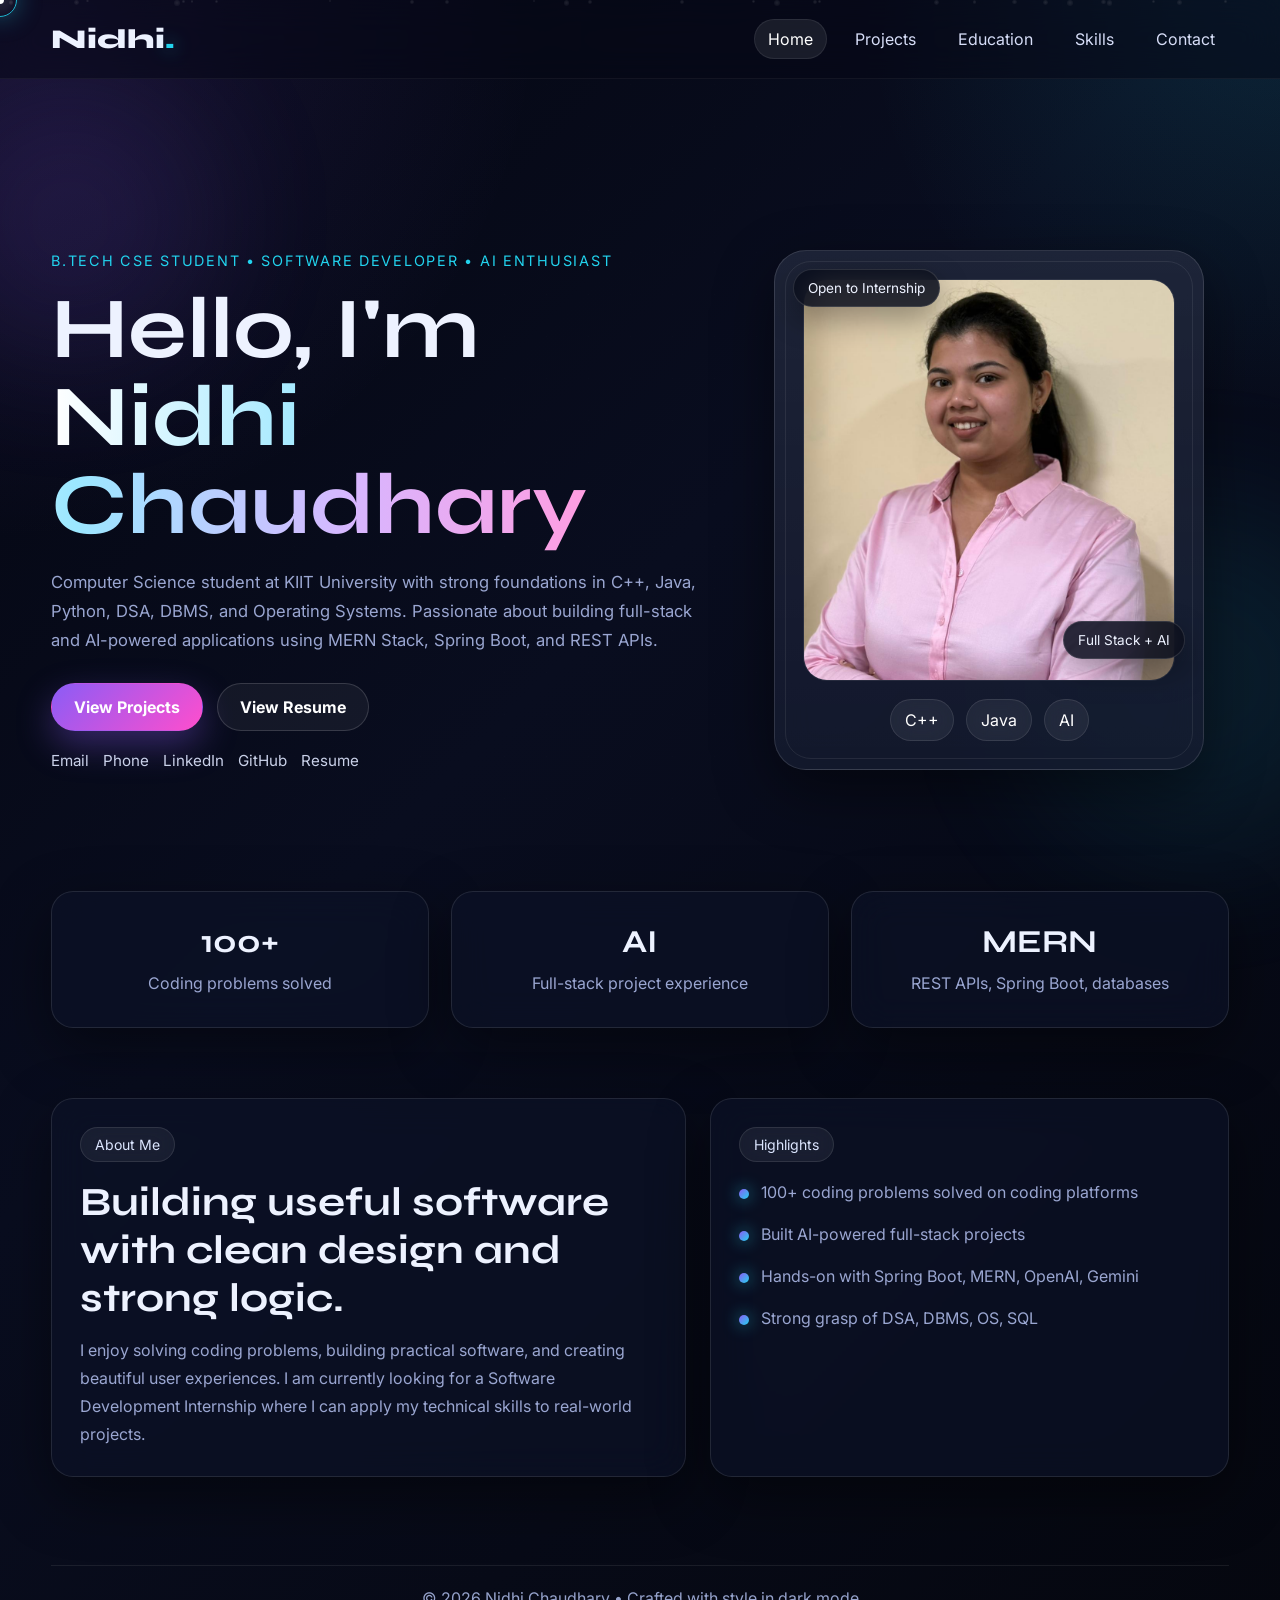
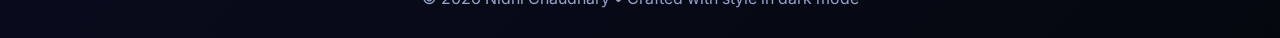
<file: index.html>
<!DOCTYPE html> 
<html lang="en">
<head>
  <meta charset="UTF-8" />
  <meta name="viewport" content="width=device-width, initial-scale=1.0" />
  <title>Nidhi Chaudhary | Portfolio</title>
  <meta name="description" content="Nidhi Chaudhary - B.Tech CSE Student, Software Developer, AI Enthusiast" />
  <link rel="preconnect" href="https://fonts.googleapis.com" />
  <link rel="preconnect" href="https://fonts.gstatic.com" crossorigin />
  <link
    href="https://fonts.googleapis.com/css2?family=Inter:wght@300;400;500;600;700;800&family=Syne:wght@600;700;800&display=swap"
    rel="stylesheet"
  />
  <link rel="stylesheet" href="style.css" />
</head>
<body class="home-page">
  <div class="cursor-dot"></div>
  <div class="cursor-ring"></div>

  <div class="bg-blur bg-blur-1"></div>
  <div class="bg-blur bg-blur-2"></div>
  <div class="bg-grid"></div>
  <div class="particles" id="particles"></div>

  <header class="site-header">
    <nav class="navbar container">
      <a href="index.html" class="logo">Nidhi<span>.</span></a>

      <button class="menu-toggle" id="menuToggle" aria-label="Toggle Menu">
        <span></span>
        <span></span>
        <span></span>
      </button>

      <ul class="nav-links" id="navLinks">
        <li><a class="active" href="index.html">Home</a></li>
        <li><a href="projects.html">Projects</a></li>
        <li><a href="education.html">Education</a></li>
        <li><a href="skills.html">Skills</a></li>
        <li><a href="contact.html">Contact</a></li>
      </ul>
    </nav>
  </header>

  <main>
    <section class="hero container reveal">
      <div class="hero-content">
        <p class="eyebrow">B.Tech CSE Student • Software Developer • AI Enthusiast</p>
        <h1>
          Hello, I'm <span class="gradient-text">Nidhi Chaudhary</span>
        </h1>
        <p class="hero-text">
          Computer Science student at KIIT University with strong foundations in
          C++, Java, Python, DSA, DBMS, and Operating Systems. Passionate about
          building full-stack and AI-powered applications using MERN Stack,
          Spring Boot, and REST APIs.
        </p>

        <div class="hero-actions">
          <a href="projects.html" class="btn btn-primary magnetic">View Projects</a>
          <a href="resume.pdf" class="btn btn-secondary magnetic" target="_blank">View Resume</a>
        </div>

        <div class="hero-links">
          <a href="mailto:nidhixd11@gmail.com">Email</a>
          <a href="contact.html">Phone</a>
          <a href="https://www.linkedin.com/in/nidhixd11" target="_blank">LinkedIn</a>
          <a href="https://github.com/nidhixd11" target="_blank">GitHub</a>
          <a href="resume.pdf" target="_blank">Resume</a>
        </div>
      </div>

      <div class="hero-visual">
        <div class="profile-card tilt-card floating-card">
          <div class="profile-ring"></div>
          <img src="profile.jpg" alt="Nidhi Photo" class="profile-image" />

          <div class="floating-badge badge-top">Open to Internship</div>
          <div class="floating-badge badge-right">Full Stack + AI</div>

          <div class="tech-orbs">
            <span>C++</span>
            <span>Java</span>
            <span>AI</span>
          </div>
        </div>
      </div>
    </section>

    <section class="stats-section container reveal">
      <div class="glass-card stat-card tilt-card">
        <h3>100+</h3>
        <p>Coding problems solved</p>
      </div>
      <div class="glass-card stat-card tilt-card">
        <h3>AI</h3>
        <p>Full-stack project experience</p>
      </div>
      <div class="glass-card stat-card tilt-card">
        <h3>MERN</h3>
        <p>REST APIs, Spring Boot, databases</p>
      </div>
    </section>

    <section class="content-grid container">
      <div class="glass-card about-card reveal tilt-card">
        <div class="section-tag">About Me</div>
        <h2>Building useful software with clean design and strong logic.</h2>
        <p>
          I enjoy solving coding problems, building practical software, and
          creating beautiful user experiences. I am currently looking for a
          Software Development Internship where I can apply my technical skills
          to real-world projects.
        </p>
      </div>

      <div class="glass-card highlight-card reveal tilt-card">
        <div class="section-tag">Highlights</div>
        <ul class="highlight-list">
          <li>100+ coding problems solved on coding platforms</li>
          <li>Built AI-powered full-stack projects</li>
          <li>Hands-on with Spring Boot, MERN, OpenAI, Gemini</li>
          <li>Strong grasp of DSA, DBMS, OS, SQL</li>
        </ul>
      </div>
    </section>
  </main>

  <footer class="site-footer">
    <div class="container footer-inner">
      <p>© 2026 Nidhi Chaudhary • Crafted with style in dark mode</p>
    </div>
  </footer>

  <script src="script.js"></script>
</body>
</html>
</file>
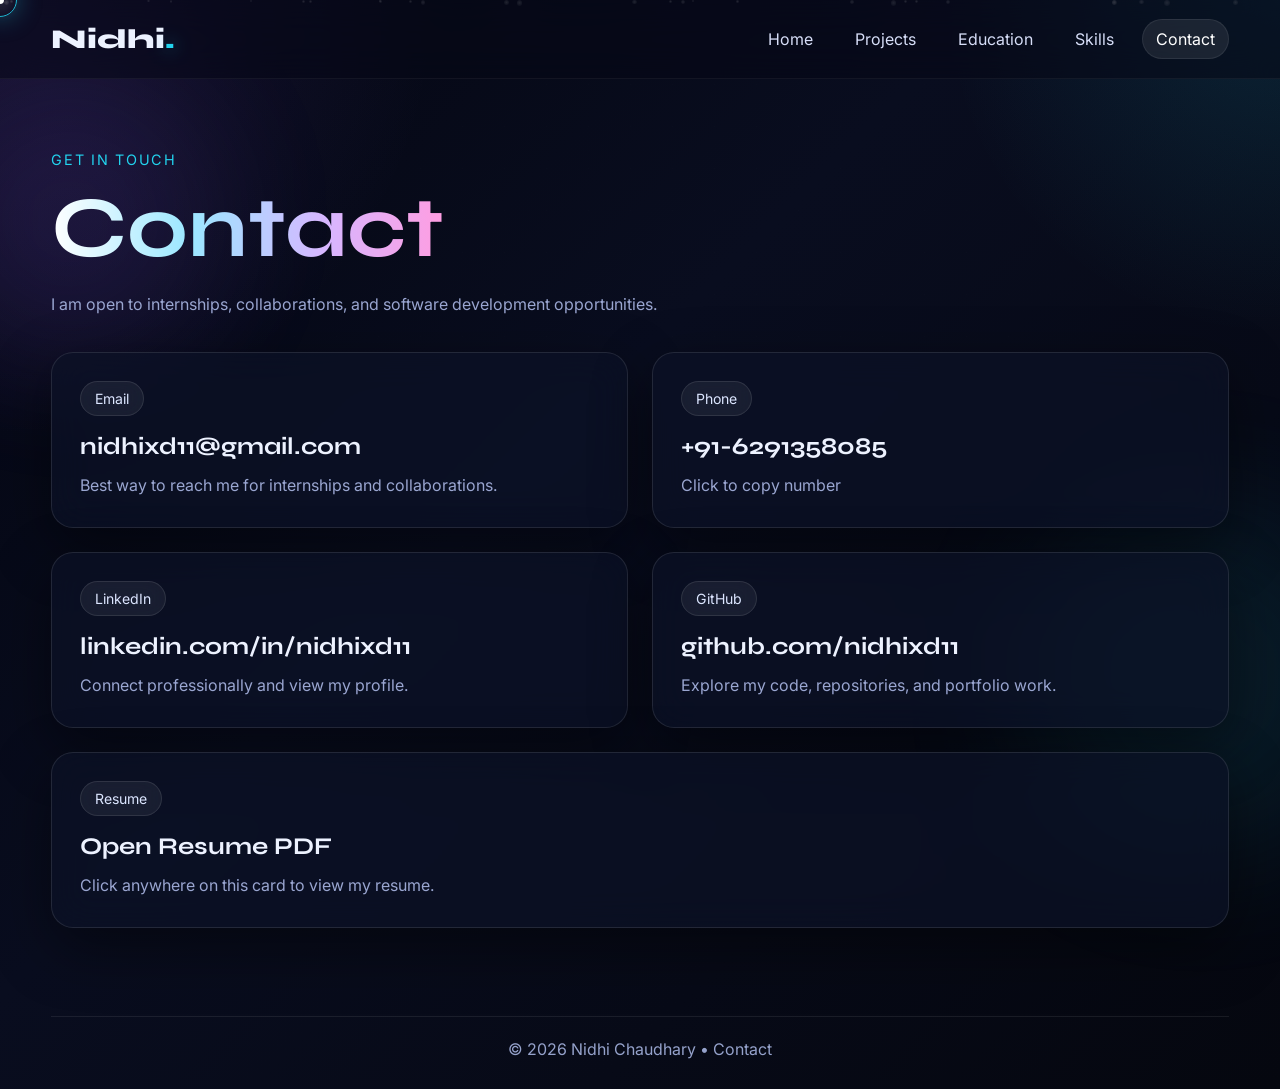
<file: contact.html>
<!DOCTYPE html>
<html lang="en">
<head>
  <meta charset="UTF-8" />
  <meta name="viewport" content="width=device-width, initial-scale=1.0" />
  <title>Contact | Nidhi Chaudhary</title>
  <link rel="preconnect" href="https://fonts.googleapis.com" />
  <link rel="preconnect" href="https://fonts.gstatic.com" crossorigin />
  <link
    href="https://fonts.googleapis.com/css2?family=Inter:wght@300;400;500;600;700;800&family=Syne:wght@600;700;800&display=swap"
    rel="stylesheet"
  />
  <link rel="stylesheet" href="style.css" />
</head>
<body>
  <div class="cursor-dot"></div>
  <div class="cursor-ring"></div>

  <div class="bg-blur bg-blur-1"></div>
  <div class="bg-blur bg-blur-2"></div>
  <div class="bg-grid"></div>
  <div class="particles" id="particles"></div>

  <header class="site-header">
    <nav class="navbar container">
      <a href="index.html" class="logo">Nidhi<span>.</span></a>

      <button class="menu-toggle" id="menuToggle" aria-label="Toggle Menu">
        <span></span>
        <span></span>
        <span></span>
      </button>

      <ul class="nav-links" id="navLinks">
        <li><a href="index.html">Home</a></li>
        <li><a href="projects.html">Projects</a></li>
        <li><a href="education.html">Education</a></li>
        <li><a href="skills.html">Skills</a></li>
        <li><a class="active" href="contact.html">Contact</a></li>
      </ul>
    </nav>
  </header>

  <main class="page-main container">
    <section class="page-hero reveal">
      <p class="eyebrow">Get In Touch</p>
      <h1><span class="gradient-text">Contact</span></h1>
      <p class="page-subtext">
        I am open to internships, collaborations, and software development opportunities.
      </p>
    </section>

    <section class="cards-grid two-col">
      <a href="mailto:nidhixd11@gmail.com" class="contact-link-card">
        <article class="glass-card reveal tilt-card contact-card">
          <div class="section-tag">Email</div>
          <h2>nidhixd11@gmail.com</h2>
          <p>Best way to reach me for internships and collaborations.</p>
        </article>
      </a>

      <article class="glass-card reveal tilt-card contact-card copy-card" id="copyPhoneCard">
        <div class="section-tag">Phone</div>
        <h2 id="phoneNumber">+91-6291358085</h2>
        <p id="copyStatus">Click to copy number</p>
      </article>

      <a href="https://www.linkedin.com/in/nidhixd11" target="_blank" class="contact-link-card">
        <article class="glass-card reveal tilt-card contact-card">
          <div class="section-tag">LinkedIn</div>
          <h2>linkedin.com/in/nidhixd11</h2>
          <p>Connect professionally and view my profile.</p>
        </article>
      </a>

      <a href="https://github.com/nidhixd11" target="_blank" class="contact-link-card">
        <article class="glass-card reveal tilt-card contact-card">
          <div class="section-tag">GitHub</div>
          <h2>github.com/nidhixd11</h2>
          <p>Explore my code, repositories, and portfolio work.</p>
        </article>
      </a>

      <a href="./resume.pdf" target="_blank" class="contact-link-card contact-wide">
        <article class="glass-card reveal tilt-card contact-card">
          <div class="section-tag">Resume</div>
          <h2>Open Resume PDF</h2>
          <p>Click anywhere on this card to view my resume.</p>
        </article>
      </a>
    </section>
  </main>

  <footer class="site-footer">
    <div class="container footer-inner">
      <p>© 2026 Nidhi Chaudhary • Contact</p>
    </div>
  </footer>

  <script src="script.js"></script>
</body>
</html>
</file>
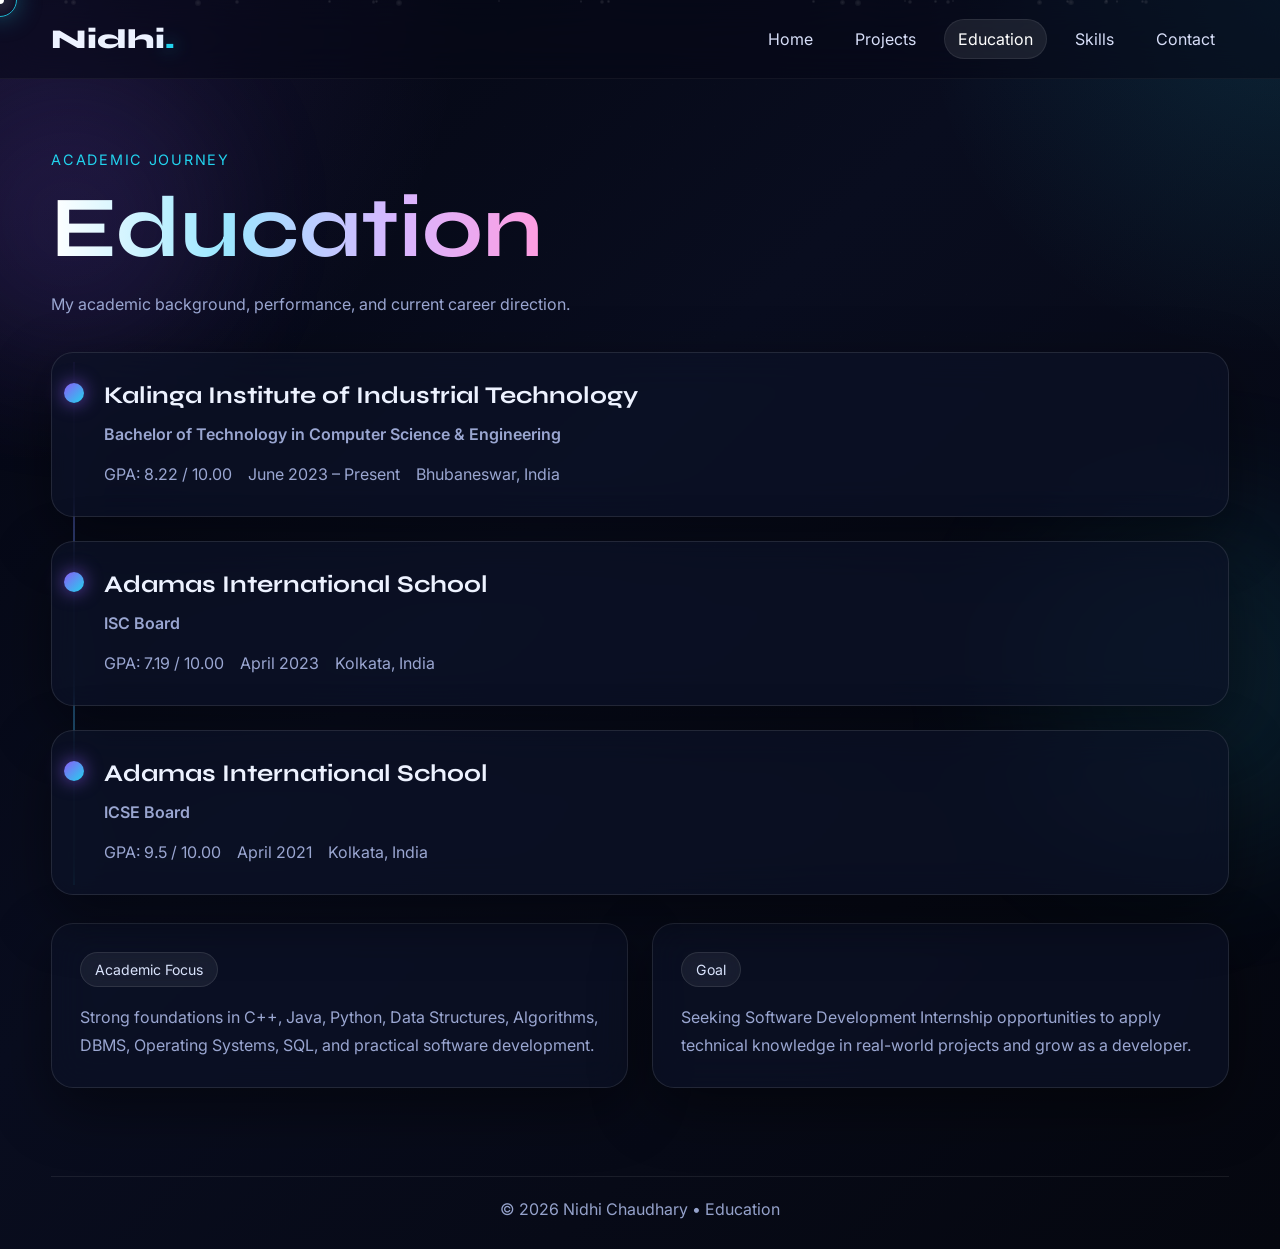
<file: education.html>
<!DOCTYPE html>
<html lang="en">
<head>
  <meta charset="UTF-8" />
  <meta name="viewport" content="width=device-width, initial-scale=1.0" />
  <title>Education | Nidhi Chaudhary</title>
  <link rel="preconnect" href="https://fonts.googleapis.com" />
  <link rel="preconnect" href="https://fonts.gstatic.com" crossorigin />
  <link
    href="https://fonts.googleapis.com/css2?family=Inter:wght@300;400;500;600;700;800&family=Syne:wght@600;700;800&display=swap"
    rel="stylesheet"
  />
  <link rel="stylesheet" href="style.css" />
</head>
<body>
  <div class="cursor-dot"></div>
  <div class="cursor-ring"></div>

  <div class="bg-blur bg-blur-1"></div>
  <div class="bg-blur bg-blur-2"></div>
  <div class="bg-grid"></div>
  <div class="particles" id="particles"></div>

  <header class="site-header">
    <nav class="navbar container">
      <a href="index.html" class="logo">Nidhi<span>.</span></a>

      <button class="menu-toggle" id="menuToggle" aria-label="Toggle Menu">
        <span></span>
        <span></span>
        <span></span>
      </button>

      <ul class="nav-links" id="navLinks">
        <li><a href="index.html">Home</a></li>
        <li><a href="projects.html">Projects</a></li>
        <li><a class="active" href="education.html">Education</a></li>
        <li><a href="skills.html">Skills</a></li>
        <li><a href="contact.html">Contact</a></li>
      </ul>
    </nav>
  </header>

  <main class="page-main container">
    <section class="page-hero reveal">
      <p class="eyebrow">Academic Journey</p>
      <h1><span class="gradient-text">Education</span></h1>
      <p class="page-subtext">
        My academic background, performance, and current career direction.
      </p>
    </section>

    <section class="timeline">
      <article class="glass-card timeline-card reveal tilt-card">
        <div class="timeline-dot"></div>
        <h2>Kalinga Institute of Industrial Technology</h2>
        <p class="edu-degree">Bachelor of Technology in Computer Science & Engineering</p>
        <div class="edu-meta">
          <span>GPA: 8.22 / 10.00</span>
          <span>June 2023 – Present</span>
          <span>Bhubaneswar, India</span>
        </div>
      </article>

      <article class="glass-card timeline-card reveal tilt-card">
        <div class="timeline-dot"></div>
        <h2>Adamas International School</h2>
        <p class="edu-degree">ISC Board</p>
        <div class="edu-meta">
          <span>GPA: 7.19 / 10.00</span>
          <span>April 2023</span>
          <span>Kolkata, India</span>
        </div>
      </article>

      <article class="glass-card timeline-card reveal tilt-card">
        <div class="timeline-dot"></div>
        <h2>Adamas International School</h2>
        <p class="edu-degree">ICSE Board</p>
        <div class="edu-meta">
          <span>GPA: 9.5 / 10.00</span>
          <span>April 2021</span>
          <span>Kolkata, India</span>
        </div>
      </article>
    </section>

    <section class="cards-grid two-col">
      <article class="glass-card reveal tilt-card">
        <div class="section-tag">Academic Focus</div>
        <p>
          Strong foundations in C++, Java, Python, Data Structures,
          Algorithms, DBMS, Operating Systems, SQL, and practical software
          development.
        </p>
      </article>

      <article class="glass-card reveal tilt-card">
        <div class="section-tag">Goal</div>
        <p>
          Seeking Software Development Internship opportunities to apply
          technical knowledge in real-world projects and grow as a developer.
        </p>
      </article>
    </section>
  </main>

  <footer class="site-footer">
    <div class="container footer-inner">
      <p>© 2026 Nidhi Chaudhary • Education</p>
    </div>
  </footer>

  <script src="script.js"></script>
</body>
</html>
</file>
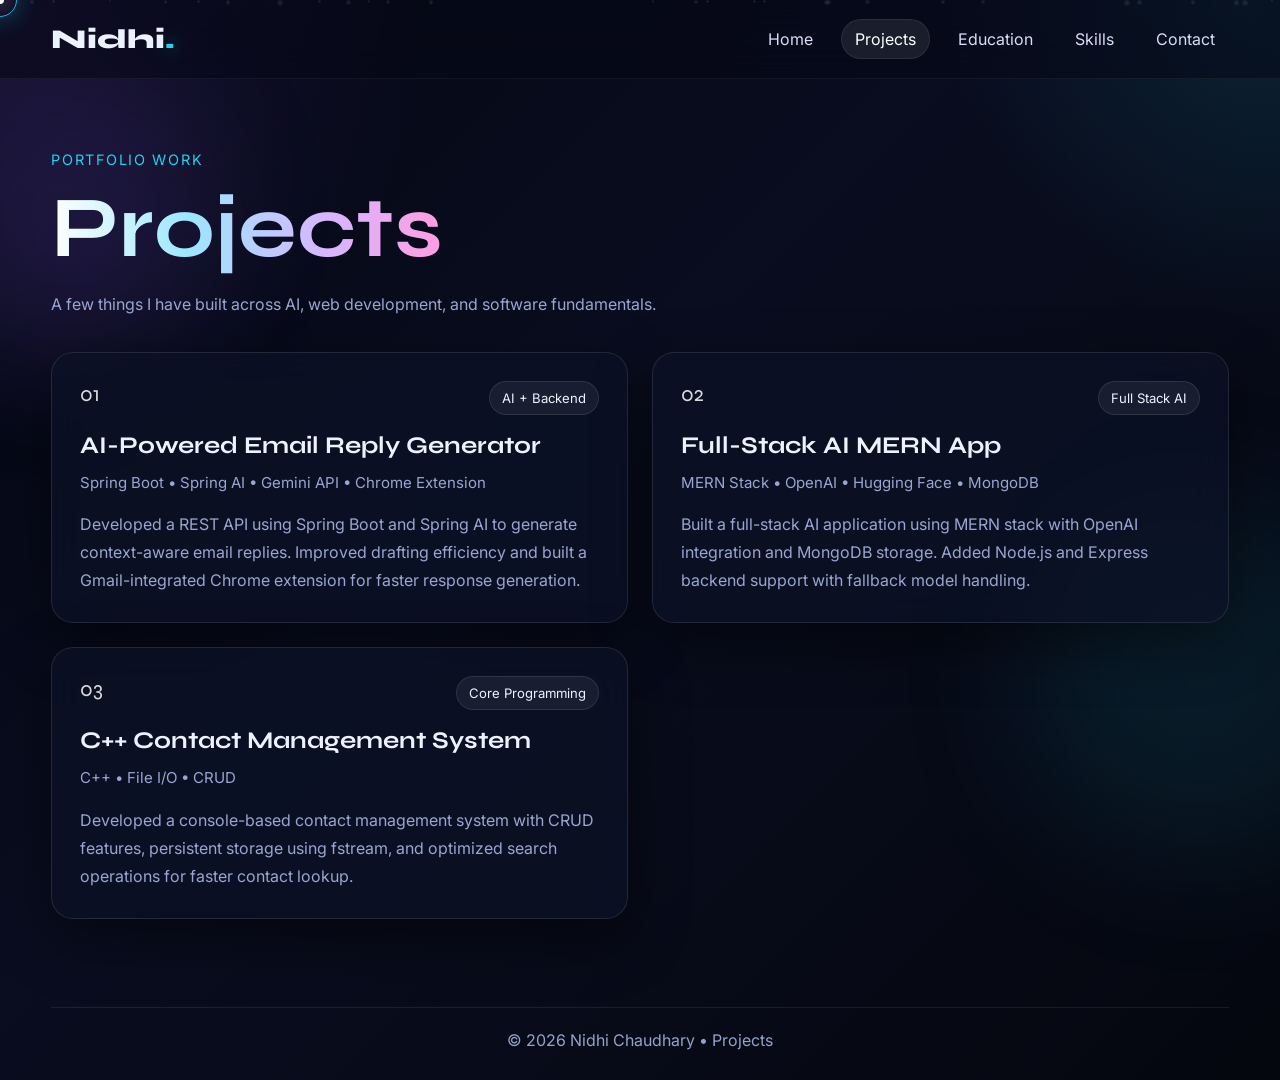
<file: projects.html>
<!DOCTYPE html>
<html lang="en">
<head>
  <meta charset="UTF-8" />
  <meta name="viewport" content="width=device-width, initial-scale=1.0" />
  <title>Projects | Nidhi Chaudhary</title>
  <link rel="preconnect" href="https://fonts.googleapis.com" />
  <link rel="preconnect" href="https://fonts.gstatic.com" crossorigin />
  <link
    href="https://fonts.googleapis.com/css2?family=Inter:wght@300;400;500;600;700;800&family=Syne:wght@600;700;800&display=swap"
    rel="stylesheet"
  />
  <link rel="stylesheet" href="style.css" />
</head>
<body>
  <div class="cursor-dot"></div>
  <div class="cursor-ring"></div>

  <div class="bg-blur bg-blur-1"></div>
  <div class="bg-blur bg-blur-2"></div>
  <div class="bg-grid"></div>
  <div class="particles" id="particles"></div>

  <header class="site-header">
    <nav class="navbar container">
      <a href="index.html" class="logo">Nidhi<span>.</span></a>

      <button class="menu-toggle" id="menuToggle" aria-label="Toggle Menu">
        <span></span>
        <span></span>
        <span></span>
      </button>

      <ul class="nav-links" id="navLinks">
        <li><a href="index.html">Home</a></li>
        <li><a class="active" href="projects.html">Projects</a></li>
        <li><a href="education.html">Education</a></li>
        <li><a href="skills.html">Skills</a></li>
        <li><a href="contact.html">Contact</a></li>
      </ul>
    </nav>
  </header>

  <main class="page-main container">
    <section class="page-hero reveal">
      <p class="eyebrow">Portfolio Work</p>
      <h1><span class="gradient-text">Projects</span></h1>
      <p class="page-subtext">
        A few things I have built across AI, web development, and software fundamentals.
      </p>
    </section>

    <section class="cards-grid projects-grid">
      <article class="glass-card project-card reveal tilt-card">
        <div class="project-top">
          <span class="project-number">01</span>
          <span class="project-chip">AI + Backend</span>
        </div>
        <h2>AI-Powered Email Reply Generator</h2>
        <p class="project-stack">Spring Boot • Spring AI • Gemini API • Chrome Extension</p>
        <p>
          Developed a REST API using Spring Boot and Spring AI to generate
          context-aware email replies. Improved drafting efficiency and built a
          Gmail-integrated Chrome extension for faster response generation.
        </p>
      </article>

      <article class="glass-card project-card reveal tilt-card">
        <div class="project-top">
          <span class="project-number">02</span>
          <span class="project-chip">Full Stack AI</span>
        </div>
        <h2>Full-Stack AI MERN App</h2>
        <p class="project-stack">MERN Stack • OpenAI • Hugging Face • MongoDB</p>
        <p>
          Built a full-stack AI application using MERN stack with OpenAI
          integration and MongoDB storage. Added Node.js and Express backend
          support with fallback model handling.
        </p>
      </article>

      <article class="glass-card project-card reveal tilt-card">
        <div class="project-top">
          <span class="project-number">03</span>
          <span class="project-chip">Core Programming</span>
        </div>
        <h2>C++ Contact Management System</h2>
        <p class="project-stack">C++ • File I/O • CRUD</p>
        <p>
          Developed a console-based contact management system with CRUD
          features, persistent storage using fstream, and optimized search
          operations for faster contact lookup.
        </p>
      </article>
    </section>
  </main>

  <footer class="site-footer">
    <div class="container footer-inner">
      <p>© 2026 Nidhi Chaudhary • Projects</p>
    </div>
  </footer>

  <script src="script.js"></script>
</body>
</html>
</file>
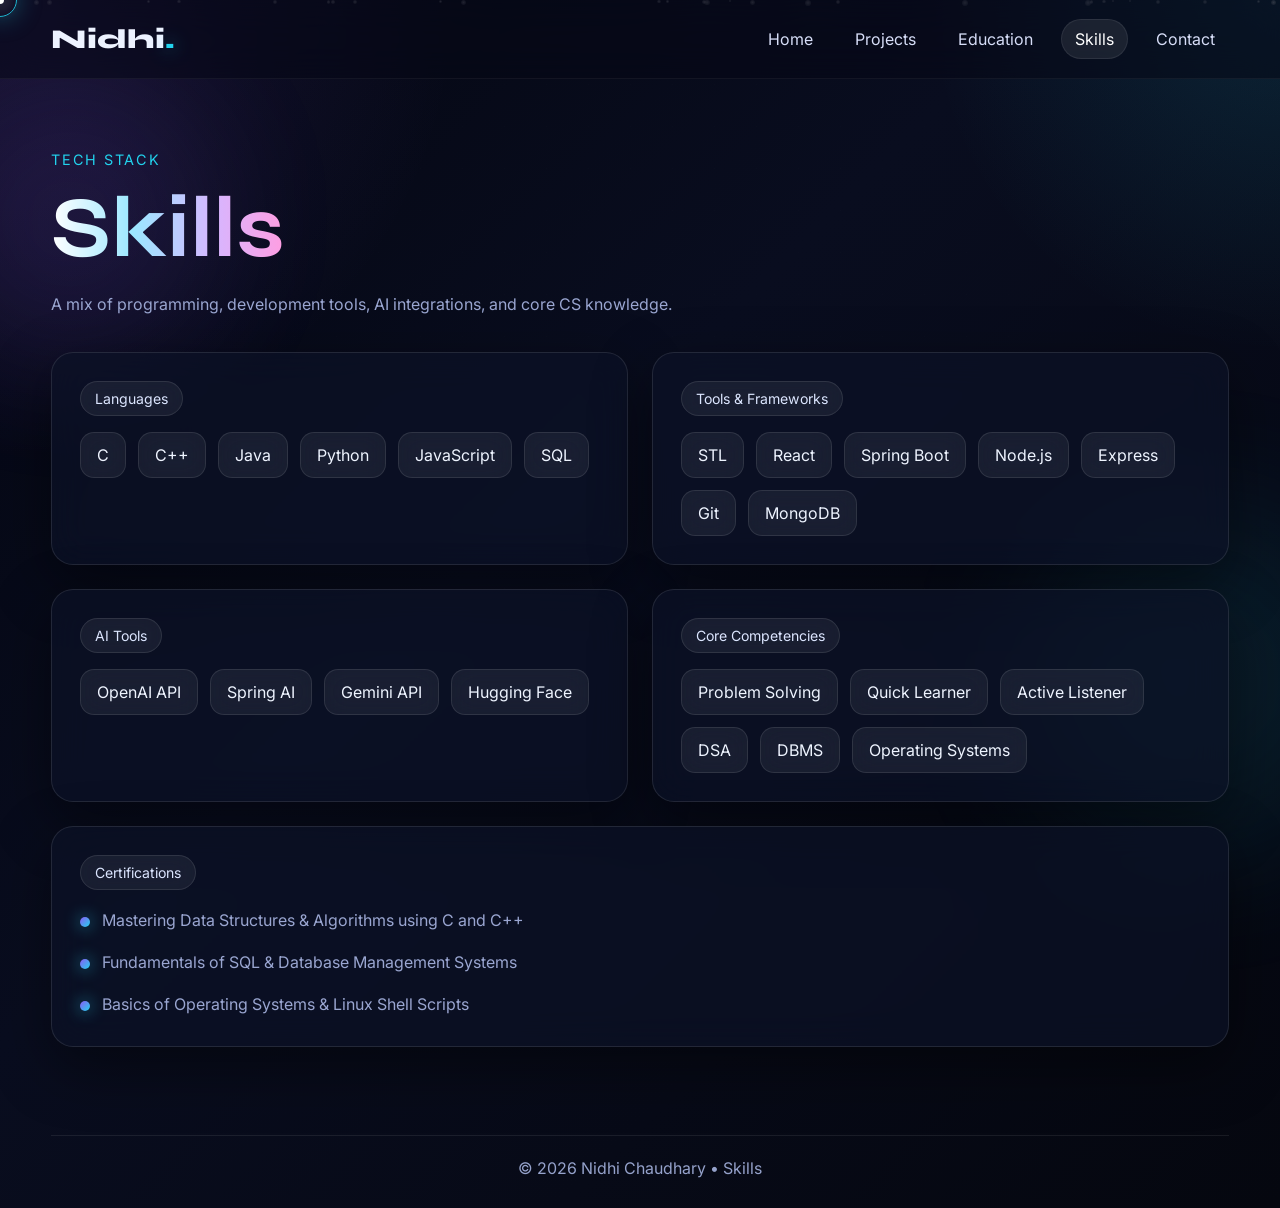
<file: skills.html>
<!DOCTYPE html>
<html lang="en">
<head>
  <meta charset="UTF-8" />
  <meta name="viewport" content="width=device-width, initial-scale=1.0" />
  <title>Skills | Nidhi Chaudhary</title>
  <link rel="preconnect" href="https://fonts.googleapis.com" />
  <link rel="preconnect" href="https://fonts.gstatic.com" crossorigin />
  <link
    href="https://fonts.googleapis.com/css2?family=Inter:wght@300;400;500;600;700;800&family=Syne:wght@600;700;800&display=swap"
    rel="stylesheet"
  />
  <link rel="stylesheet" href="style.css" />
</head>
<body>
  <div class="cursor-dot"></div>
  <div class="cursor-ring"></div>

  <div class="bg-blur bg-blur-1"></div>
  <div class="bg-blur bg-blur-2"></div>
  <div class="bg-grid"></div>
  <div class="particles" id="particles"></div>

  <header class="site-header">
    <nav class="navbar container">
      <a href="index.html" class="logo">Nidhi<span>.</span></a>

      <button class="menu-toggle" id="menuToggle" aria-label="Toggle Menu">
        <span></span>
        <span></span>
        <span></span>
      </button>

      <ul class="nav-links" id="navLinks">
        <li><a href="index.html">Home</a></li>
        <li><a href="projects.html">Projects</a></li>
        <li><a href="education.html">Education</a></li>
        <li><a class="active" href="skills.html">Skills</a></li>
        <li><a href="contact.html">Contact</a></li>
      </ul>
    </nav>
  </header>

  <main class="page-main container">
    <section class="page-hero reveal">
      <p class="eyebrow">Tech Stack</p>
      <h1><span class="gradient-text">Skills</span></h1>
      <p class="page-subtext">
        A mix of programming, development tools, AI integrations, and core CS knowledge.
      </p>
    </section>

    <section class="cards-grid">
      <article class="glass-card reveal tilt-card">
        <div class="section-tag">Languages</div>
        <div class="chip-wrap">
          <span class="skill-chip">C</span>
          <span class="skill-chip">C++</span>
          <span class="skill-chip">Java</span>
          <span class="skill-chip">Python</span>
          <span class="skill-chip">JavaScript</span>
          <span class="skill-chip">SQL</span>
        </div>
      </article>

      <article class="glass-card reveal tilt-card">
        <div class="section-tag">Tools & Frameworks</div>
        <div class="chip-wrap">
          <span class="skill-chip">STL</span>
          <span class="skill-chip">React</span>
          <span class="skill-chip">Spring Boot</span>
          <span class="skill-chip">Node.js</span>
          <span class="skill-chip">Express</span>
          <span class="skill-chip">Git</span>
          <span class="skill-chip">MongoDB</span>
        </div>
      </article>

      <article class="glass-card reveal tilt-card">
        <div class="section-tag">AI Tools</div>
        <div class="chip-wrap">
          <span class="skill-chip">OpenAI API</span>
          <span class="skill-chip">Spring AI</span>
          <span class="skill-chip">Gemini API</span>
          <span class="skill-chip">Hugging Face</span>
        </div>
      </article>

      <article class="glass-card reveal tilt-card">
        <div class="section-tag">Core Competencies</div>
        <div class="chip-wrap">
          <span class="skill-chip">Problem Solving</span>
          <span class="skill-chip">Quick Learner</span>
          <span class="skill-chip">Active Listener</span>
          <span class="skill-chip">DSA</span>
          <span class="skill-chip">DBMS</span>
          <span class="skill-chip">Operating Systems</span>
        </div>
      </article>

      <article class="glass-card reveal tilt-card skills-full">
        <div class="section-tag">Certifications</div>
        <ul class="highlight-list">
          <li>Mastering Data Structures & Algorithms using C and C++</li>
          <li>Fundamentals of SQL & Database Management Systems</li>
          <li>Basics of Operating Systems & Linux Shell Scripts</li>
        </ul>
      </article>
    </section>
  </main>

  <footer class="site-footer">
    <div class="container footer-inner">
      <p>© 2026 Nidhi Chaudhary • Skills</p>
    </div>
  </footer>

  <script src="script.js"></script>
</body>
</html>
</file>
<file: style.css>
:root {
  --bg: #060816;
  --bg-soft: #0b1023;
  --surface: rgba(13, 18, 39, 0.68);
  --surface-strong: rgba(20, 26, 55, 0.85);
  --border: rgba(255, 255, 255, 0.1);
  --text: #edf2ff;
  --muted: #9aa6d1;
  --accent: #8b5cf6;
  --accent-2: #22d3ee;
  --accent-3: #ff4ecd;
  --shadow: 0 20px 60px rgba(0, 0, 0, 0.45);
  --radius: 22px;
  --radius-sm: 16px;
  --max-width: 1180px;
}

* {
  margin: 0;
  padding: 0;
  box-sizing: border-box;
}

html {
  scroll-behavior: smooth;
}

body {
  font-family: "Inter", sans-serif;
  background:
    radial-gradient(circle at top left, rgba(139, 92, 246, 0.15), transparent 26%),
    radial-gradient(circle at top right, rgba(34, 211, 238, 0.12), transparent 20%),
    linear-gradient(135deg, #040611 0%, #090d1f 42%, #05070f 100%);
  color: var(--text);
  min-height: 100vh;
  overflow-x: hidden;
  position: relative;
  cursor: none;
}

a {
  color: inherit;
  text-decoration: none;
}

img {
  max-width: 100%;
  display: block;
}

.container {
  width: min(92%, var(--max-width));
  margin: 0 auto;
}

.site-header {
  position: sticky;
  top: 0;
  z-index: 1000;
  background: rgba(6, 8, 22, 0.55);
  backdrop-filter: blur(18px);
  border-bottom: 1px solid rgba(255, 255, 255, 0.05);
}

.navbar {
  min-height: 78px;
  display: flex;
  align-items: center;
  justify-content: space-between;
  gap: 24px;
}

.logo {
  font-family: "Syne", sans-serif;
  font-size: 1.7rem;
  font-weight: 800;
  letter-spacing: 0.4px;
}

.logo span {
  color: var(--accent-2);
  text-shadow: 0 0 18px rgba(34, 211, 238, 0.8);
}

.nav-links {
  list-style: none;
  display: flex;
  align-items: center;
  gap: 14px;
}

.nav-links a {
  position: relative;
  padding: 10px 14px;
  border-radius: 999px;
  color: #d7def8;
  transition: 0.3s ease;
}

.nav-links a:hover,
.nav-links a.active {
  color: #fff;
  background: rgba(255, 255, 255, 0.08);
  box-shadow: inset 0 0 0 1px rgba(255, 255, 255, 0.08);
}

.menu-toggle {
  display: none;
  background: transparent;
  border: none;
  cursor: pointer;
}

.menu-toggle span {
  display: block;
  width: 26px;
  height: 3px;
  margin: 5px 0;
  border-radius: 999px;
  background: #fff;
  transition: 0.3s ease;
}

.hero,
.page-main {
  position: relative;
  z-index: 2;
}

.hero {
  min-height: calc(100vh - 78px);
  display: grid;
  grid-template-columns: 1.15fr 0.85fr;
  align-items: center;
  gap: 50px;
  padding: 70px 0 30px;
}

.eyebrow {
  display: inline-block;
  margin-bottom: 16px;
  color: var(--accent-2);
  font-size: 0.9rem;
  letter-spacing: 0.12em;
  text-transform: uppercase;
}

.hero h1,
.page-hero h1 {
  font-family: "Syne", sans-serif;
  font-size: clamp(2.8rem, 7vw, 5.4rem);
  line-height: 1.02;
  margin-bottom: 18px;
}

.gradient-text {
  background: linear-gradient(90deg, #ffffff 0%, #9be7ff 35%, #d7b6ff 70%, #ff9de1 100%);
  -webkit-background-clip: text;
  -webkit-text-fill-color: transparent;
}

.hero-text,
.page-subtext,
.glass-card p,
.highlight-list li,
.edu-meta span,
.project-stack {
  color: var(--muted);
  line-height: 1.75;
}

.hero-text {
  max-width: 700px;
  font-size: 1.04rem;
  margin-bottom: 28px;
}

.hero-actions,
.hero-links {
  display: flex;
  flex-wrap: wrap;
  gap: 14px;
}

.hero-actions {
  margin-bottom: 20px;
}

.hero-links a {
  color: #dfe7ff;
  font-size: 0.95rem;
  opacity: 0.9;
}

.hero-links a:hover {
  color: var(--accent-2);
}

.btn {
  display: inline-flex;
  align-items: center;
  justify-content: center;
  min-height: 48px;
  padding: 0 22px;
  border-radius: 999px;
  font-weight: 700;
  transition: 0.35s ease;
  border: 1px solid transparent;
}

.btn-primary {
  color: #fff;
  background: linear-gradient(135deg, var(--accent), var(--accent-3));
  box-shadow: 0 14px 35px rgba(139, 92, 246, 0.35);
}

.btn-primary:hover {
  transform: translateY(-2px) scale(1.02);
  box-shadow: 0 18px 40px rgba(139, 92, 246, 0.45);
}

.btn-secondary {
  color: #fff;
  border-color: rgba(255, 255, 255, 0.15);
  background: rgba(255, 255, 255, 0.05);
}

.btn-secondary:hover {
  transform: translateY(-2px);
  background: rgba(255, 255, 255, 0.1);
}

.hero-visual {
  display: flex;
  justify-content: center;
}

.profile-card {
  position: relative;
  width: min(100%, 430px);
  padding: 28px;
  border-radius: 32px;
  background:
    linear-gradient(180deg, rgba(255,255,255,0.08), rgba(255,255,255,0.03)),
    rgba(12, 18, 40, 0.78);
  border: 1px solid rgba(255, 255, 255, 0.12);
  backdrop-filter: blur(18px);
  box-shadow: var(--shadow);
  overflow: hidden;
}

.profile-ring {
  position: absolute;
  inset: 10px;
  border-radius: 26px;
  border: 1px solid rgba(255, 255, 255, 0.08);
  pointer-events: none;
}

.profile-image {
  width: 100%;
  aspect-ratio: 1 / 1.08;
  object-fit: cover;
  border-radius: 24px;
  border: 1px solid rgba(255, 255, 255, 0.08);
}

.floating-badge {
  position: absolute;
  padding: 10px 14px;
  border-radius: 999px;
  background: rgba(8, 12, 28, 0.85);
  border: 1px solid rgba(255,255,255,0.12);
  box-shadow: 0 12px 30px rgba(0,0,0,0.35);
  font-size: 0.85rem;
  backdrop-filter: blur(12px);
}

.badge-top {
  top: 18px;
  left: 18px;
}

.badge-right {
  right: 18px;
  bottom: 110px;
}

.tech-orbs {
  display: flex;
  justify-content: center;
  gap: 12px;
  margin-top: 18px;
  flex-wrap: wrap;
}

.tech-orbs span,
.skill-chip,
.project-chip,
.section-tag {
  border: 1px solid rgba(255,255,255,0.1);
  background: rgba(255,255,255,0.06);
  backdrop-filter: blur(12px);
}

.tech-orbs span {
  padding: 10px 14px;
  border-radius: 999px;
  color: #fff;
}

.stats-section,
.cards-grid,
.content-grid {
  position: relative;
  z-index: 2;
}

.stats-section {
  display: grid;
  grid-template-columns: repeat(3, 1fr);
  gap: 22px;
  margin-top: -10px;
  margin-bottom: 70px;
}

.content-grid {
  display: grid;
  grid-template-columns: 1.1fr 0.9fr;
  gap: 24px;
  padding-bottom: 70px;
}

.glass-card {
  background: var(--surface);
  border: 1px solid var(--border);
  border-radius: var(--radius);
  padding: 28px;
  backdrop-filter: blur(18px);
  box-shadow: var(--shadow);
  transition: transform 0.3s ease, border-color 0.3s ease, background 0.3s ease;
}

.glass-card:hover {
  border-color: rgba(139, 92, 246, 0.35);
  background: rgba(20, 26, 55, 0.85);
}

.stat-card {
  text-align: center;
  padding: 30px 20px;
}

.stat-card h3 {
  font-family: "Syne", sans-serif;
  font-size: 2rem;
  margin-bottom: 8px;
}

.section-tag {
  display: inline-block;
  padding: 8px 14px;
  border-radius: 999px;
  color: #dce6ff;
  margin-bottom: 16px;
  font-size: 0.88rem;
}

.about-card h2 {
  font-family: "Syne", sans-serif;
  font-size: clamp(1.6rem, 4vw, 2.5rem);
  line-height: 1.2;
  margin-bottom: 14px;
}

.highlight-list {
  list-style: none;
  display: grid;
  gap: 14px;
}

.highlight-list li {
  position: relative;
  padding-left: 22px;
}

.highlight-list li::before {
  content: "";
  position: absolute;
  left: 0;
  top: 11px;
  width: 10px;
  height: 10px;
  border-radius: 50%;
  background: linear-gradient(135deg, var(--accent), var(--accent-2));
  box-shadow: 0 0 16px rgba(34, 211, 238, 0.7);
}

.page-main {
  padding: 70px 0;
}

.page-hero {
  margin-bottom: 34px;
}

.cards-grid {
  display: grid;
  grid-template-columns: repeat(2, minmax(0, 1fr));
  gap: 24px;
}

.projects-grid .project-card,
.timeline-card,
.contact-card {
  min-height: 100%;
}

.project-top {
  display: flex;
  justify-content: space-between;
  gap: 12px;
  margin-bottom: 16px;
}

.project-number {
  font-family: "Syne", sans-serif;
  font-size: 1.35rem;
  color: #ffffff;
  opacity: 0.85;
}

.project-chip,
.skill-chip {
  display: inline-flex;
  align-items: center;
  justify-content: center;
  color: #eef4ff;
}

.project-chip {
  padding: 8px 12px;
  border-radius: 999px;
  font-size: 0.82rem;
}

.project-card h2,
.timeline-card h2,
.contact-card h2 {
  font-family: "Syne", sans-serif;
  margin-bottom: 10px;
  font-size: 1.5rem;
}

.project-stack {
  margin-bottom: 14px;
  font-size: 0.94rem;
}

.timeline {
  position: relative;
  display: grid;
  gap: 24px;
  margin-bottom: 28px;
}

.timeline::before {
  content: "";
  position: absolute;
  left: 22px;
  top: 10px;
  bottom: 10px;
  width: 2px;
  background: linear-gradient(var(--accent), var(--accent-2));
  opacity: 0.45;
}

.timeline-card {
  position: relative;
  padding-left: 52px;
}

.timeline-dot {
  position: absolute;
  left: 12px;
  top: 30px;
  width: 20px;
  height: 20px;
  border-radius: 50%;
  background: linear-gradient(135deg, var(--accent), var(--accent-2));
  box-shadow: 0 0 18px rgba(139, 92, 246, 0.75);
}

.edu-degree {
  color: #edf2ff;
  margin-bottom: 12px;
  font-weight: 600;
}

.edu-meta {
  display: flex;
  flex-wrap: wrap;
  gap: 10px 16px;
}

.chip-wrap {
  display: flex;
  flex-wrap: wrap;
  gap: 12px;
}

.skill-chip {
  padding: 12px 16px;
  border-radius: 14px;
  transition: transform 0.25s ease, background 0.25s ease;
}

.skill-chip:hover {
  transform: translateY(-4px);
  background: rgba(255,255,255,0.1);
}

.two-col {
  grid-template-columns: repeat(2, minmax(0, 1fr));
}

.skills-full,
.contact-wide {
  grid-column: 1 / -1;
}

.copy-card {
  cursor: pointer;
}

.copy-card:hover {
  transform: translateY(-4px);
}

.site-footer {
  position: relative;
  z-index: 2;
  padding: 18px 0 30px;
}

.footer-inner {
  border-top: 1px solid rgba(255,255,255,0.08);
  padding-top: 22px;
  color: #95a2cb;
  text-align: center;
}

.bg-blur {
  position: fixed;
  border-radius: 50%;
  filter: blur(70px);
  pointer-events: none;
  opacity: 0.5;
  z-index: 0;
}

.bg-blur-1 {
  width: 280px;
  height: 280px;
  background: rgba(139, 92, 246, 0.25);
  top: 80px;
  left: -70px;
  animation: floatBlob 8s ease-in-out infinite;
}

.bg-blur-2 {
  width: 360px;
  height: 360px;
  background: rgba(34, 211, 238, 0.18);
  bottom: 40px;
  right: -100px;
  animation: floatBlob 10s ease-in-out infinite reverse;
}

.bg-grid {
  position: fixed;
  inset: 0;
  background-image:
    linear-gradient(rgba(255,255,255,0.035) 1px, transparent 1px),
    linear-gradient(90deg, rgba(255,255,255,0.035) 1px, transparent 1px);
  background-size: 42px 42px;
  mask-image: radial-gradient(circle at center, black 45%, transparent 100%);
  opacity: 0.18;
  pointer-events: none;
  z-index: 0;
}

.particles {
  position: fixed;
  inset: 0;
  overflow: hidden;
  pointer-events: none;
  z-index: 1;
}

.particle {
  position: absolute;
  border-radius: 50%;
  background: radial-gradient(circle, rgba(255,255,255,0.95), rgba(255,255,255,0.1));
  animation: rise linear infinite;
  opacity: 0.55;
}

.cursor-dot,
.cursor-ring {
  position: fixed;
  top: 0;
  left: 0;
  pointer-events: none;
  z-index: 2000;
  transform: translate(-50%, -50%);
}

.cursor-dot {
  width: 8px;
  height: 8px;
  border-radius: 50%;
  background: #ffffff;
  box-shadow: 0 0 18px rgba(255,255,255,0.95);
}

.cursor-ring {
  width: 34px;
  height: 34px;
  border-radius: 50%;
  border: 1px solid rgba(34, 211, 238, 0.85);
  box-shadow: 0 0 26px rgba(34, 211, 238, 0.35);
  transition: width 0.2s ease, height 0.2s ease, border-color 0.2s ease;
}

.reveal {
  opacity: 0;
  transform: translateY(26px);
  transition: opacity 0.8s ease, transform 0.8s ease;
}

.reveal.show {
  opacity: 1;
  transform: translateY(0);
}

.floating-card {
  animation: levitate 5s ease-in-out infinite;
}

.magnetic {
  position: relative;
}

@keyframes floatBlob {
  0%, 100% { transform: translateY(0) translateX(0) scale(1); }
  50% { transform: translateY(-24px) translateX(20px) scale(1.05); }
}

@keyframes levitate {
  0%, 100% { transform: translateY(0px); }
  50% { transform: translateY(-12px); }
}

@keyframes rise {
  from {
    transform: translateY(100vh) scale(1);
    opacity: 0;
  }
  20% {
    opacity: 0.55;
  }
  to {
    transform: translateY(-10vh) scale(0.5);
    opacity: 0;
  }
}

@media (max-width: 980px) {
  body {
    cursor: auto;
  }

  .cursor-dot,
  .cursor-ring {
    display: none;
  }

  .hero,
  .content-grid,
  .stats-section,
  .cards-grid,
  .two-col {
    grid-template-columns: 1fr;
  }

  .hero {
    padding-top: 40px;
  }

  .hero-visual {
    order: -1;
  }

  .menu-toggle {
    display: block;
    z-index: 1200;
  }

  .nav-links {
    position: absolute;
    top: 78px;
    right: 4%;
    width: min(260px, 88vw);
    padding: 18px;
    border-radius: 18px;
    flex-direction: column;
    align-items: stretch;
    background: rgba(10, 14, 30, 0.95);
    border: 1px solid rgba(255,255,255,0.08);
    box-shadow: var(--shadow);
    display: none;
  }

  .nav-links.open {
    display: flex;
  }

  .timeline::before {
    left: 18px;
  }

  .timeline-card {
    padding-left: 46px;
  }

  .timeline-dot {
    left: 8px;
  }
}

@media (max-width: 640px) {
  .hero h1,
  .page-hero h1 {
    font-size: 2.5rem;
  }

  .glass-card,
  .profile-card {
    padding: 22px;
  }

  .btn {
    width: 100%;
  }

  .hero-actions {
    flex-direction: column;
  }
}
.contact-link-card {
  display: block;
  color: inherit;
  text-decoration: none;
  position: relative;
  z-index: 5;
}

.contact-link-card .contact-card {
  height: 100%;
}

.contact-card,
.glass-card,
.page-main,
.site-header,
.site-footer {
  position: relative;
  z-index: 5;
}

.contact-card h2,
.contact-card p,
.contact-card .section-tag {
  position: relative;
  z-index: 6;
}
</file>
